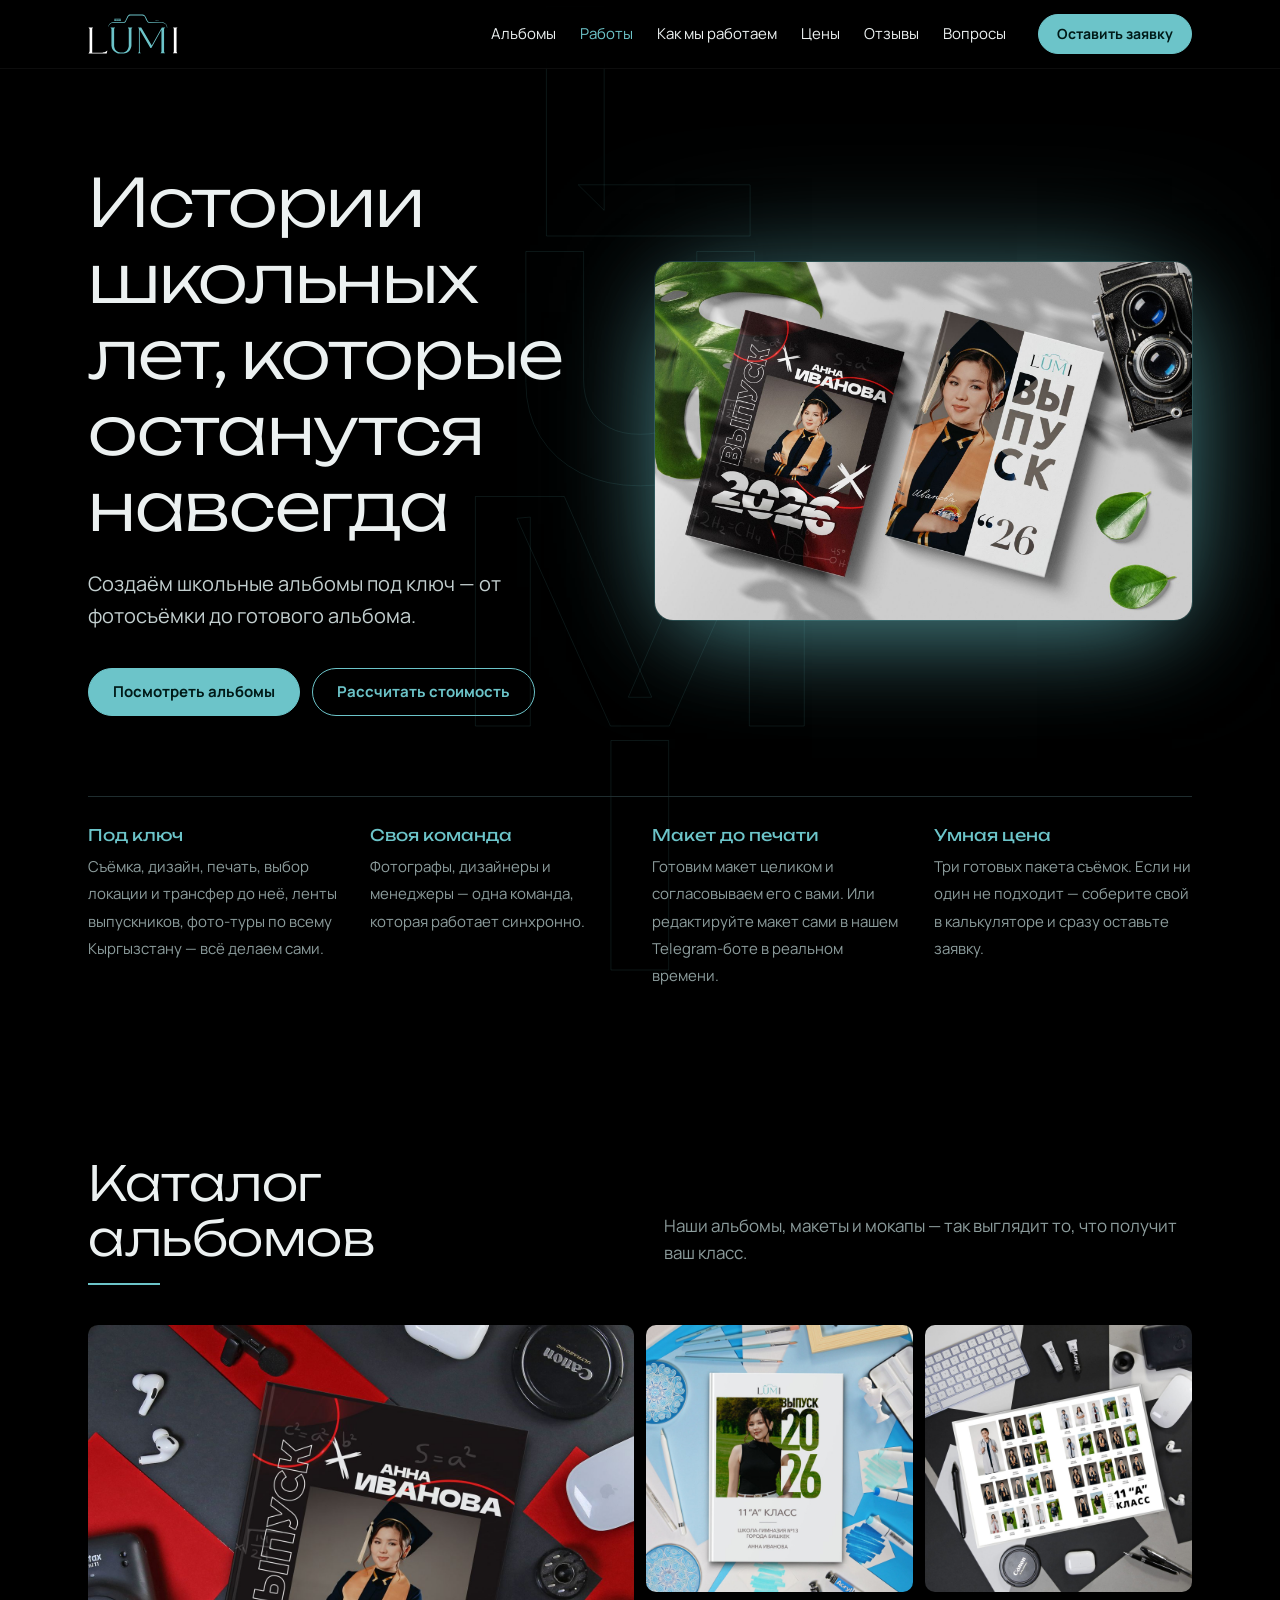
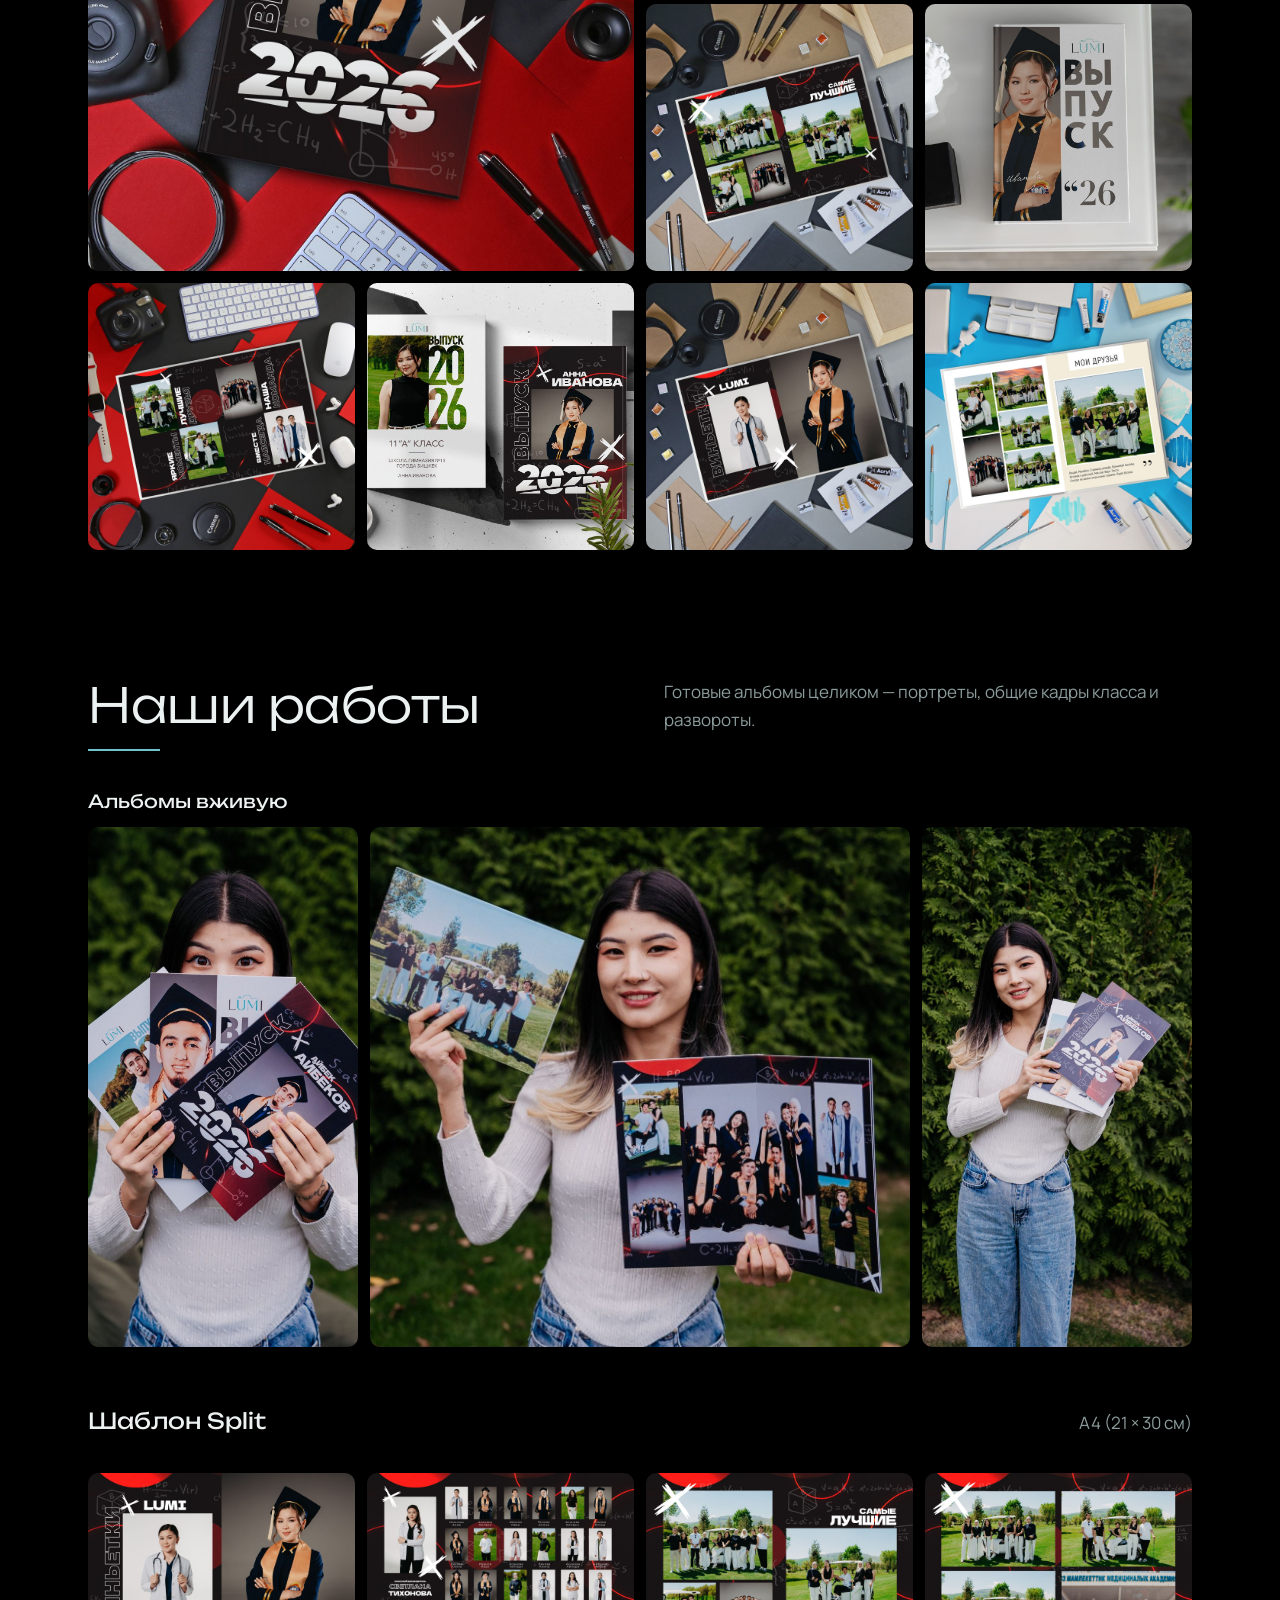
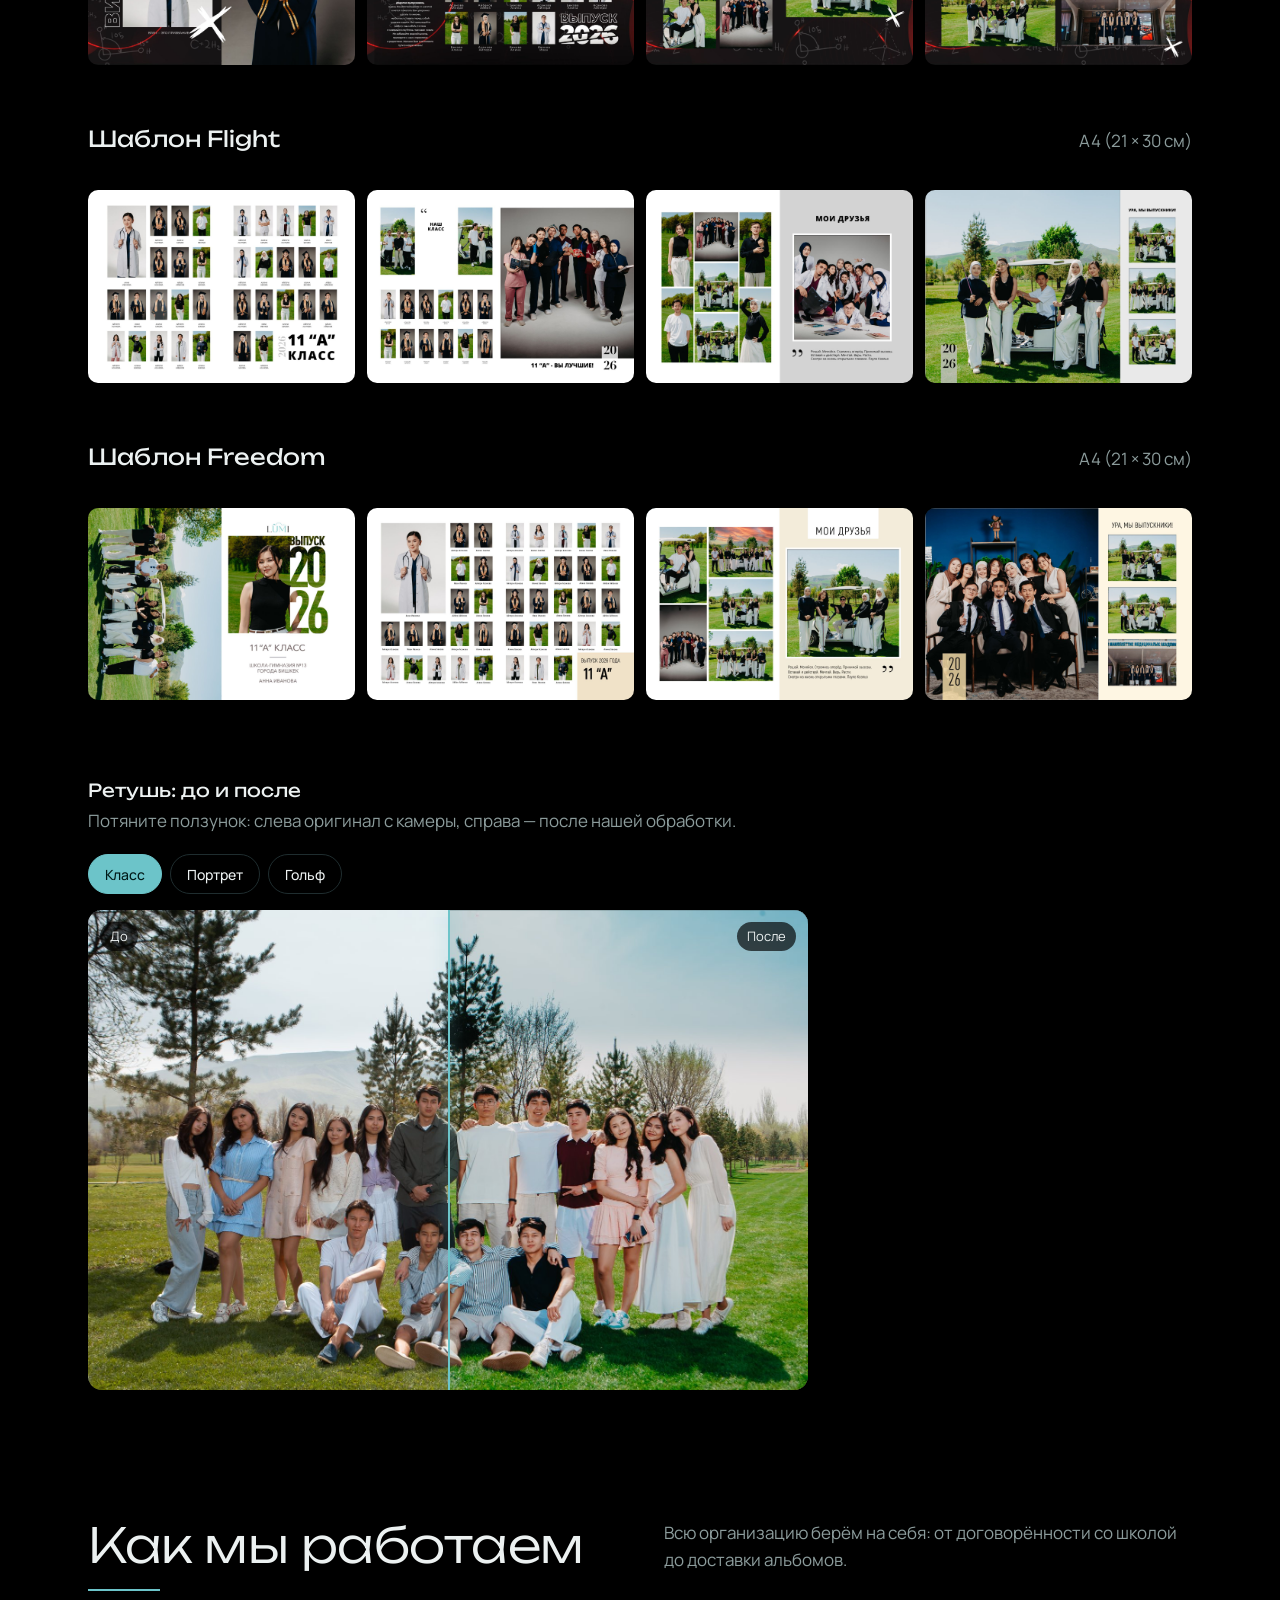
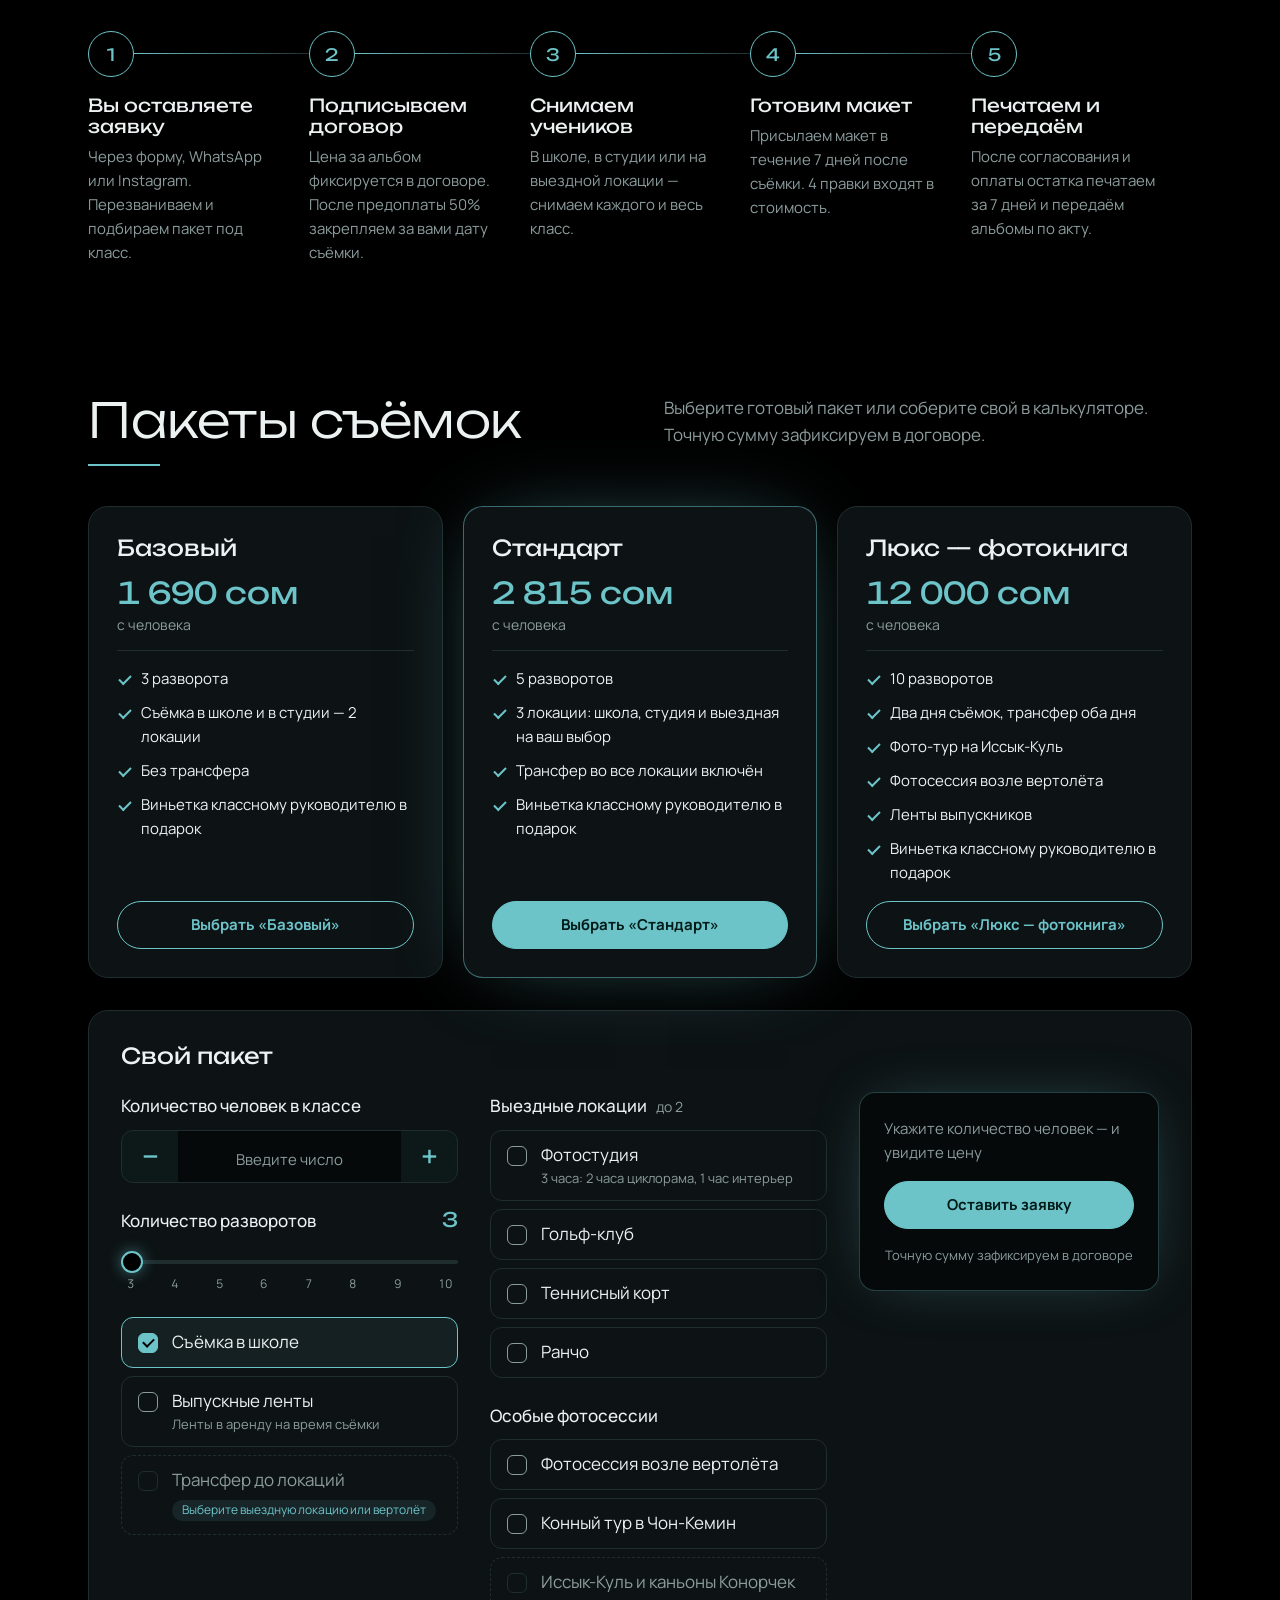
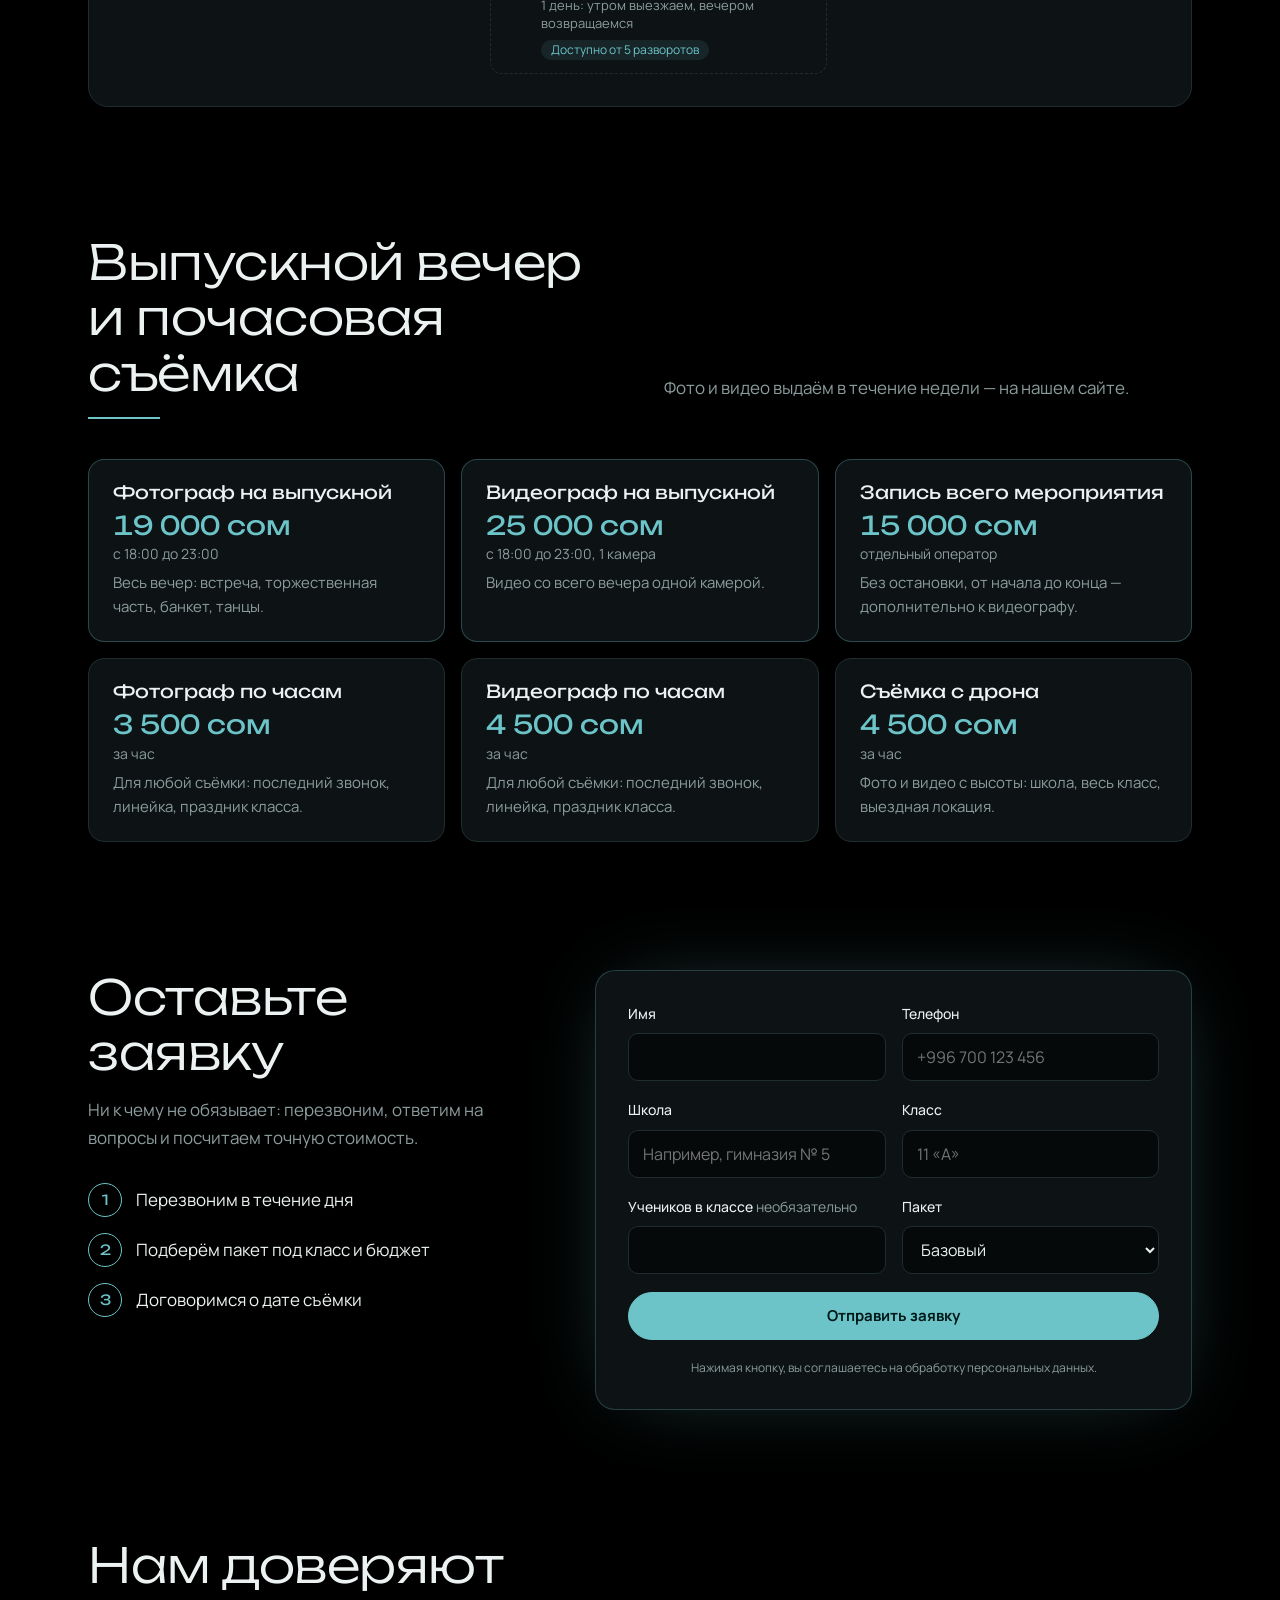
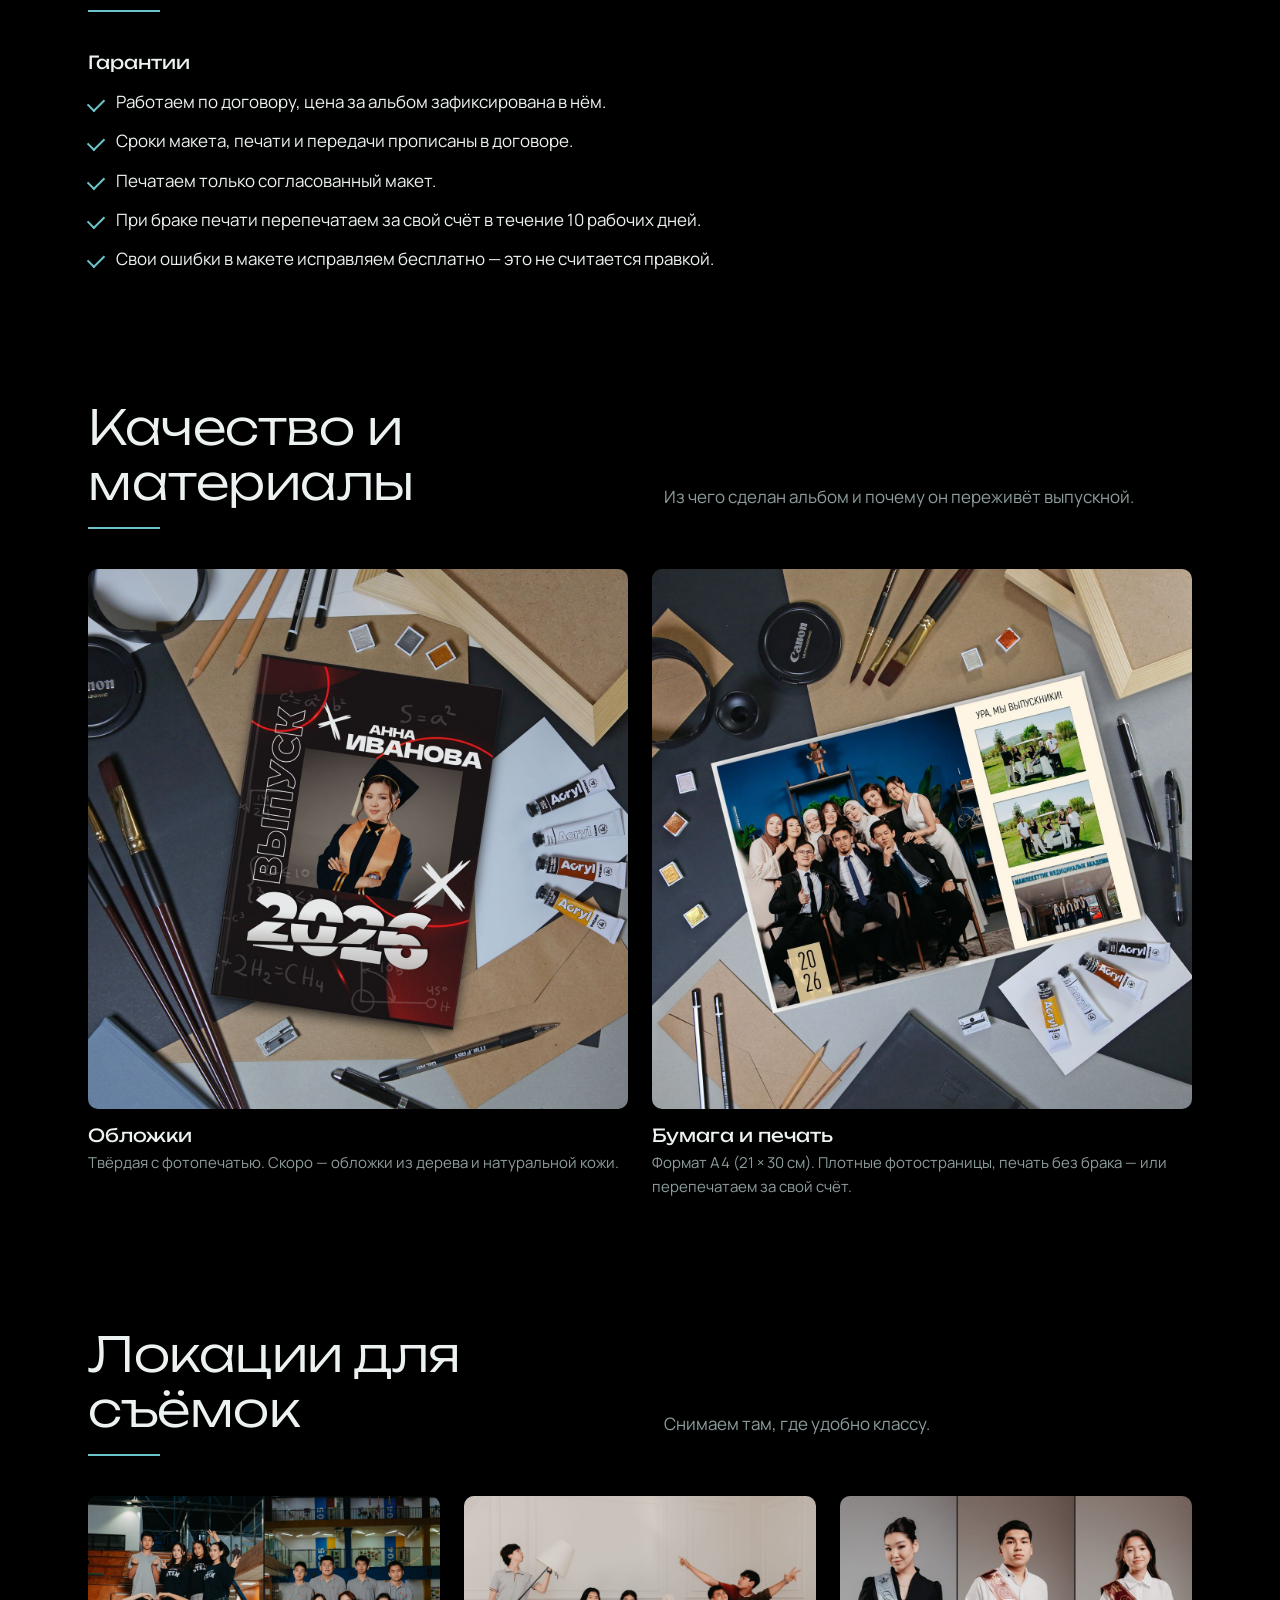
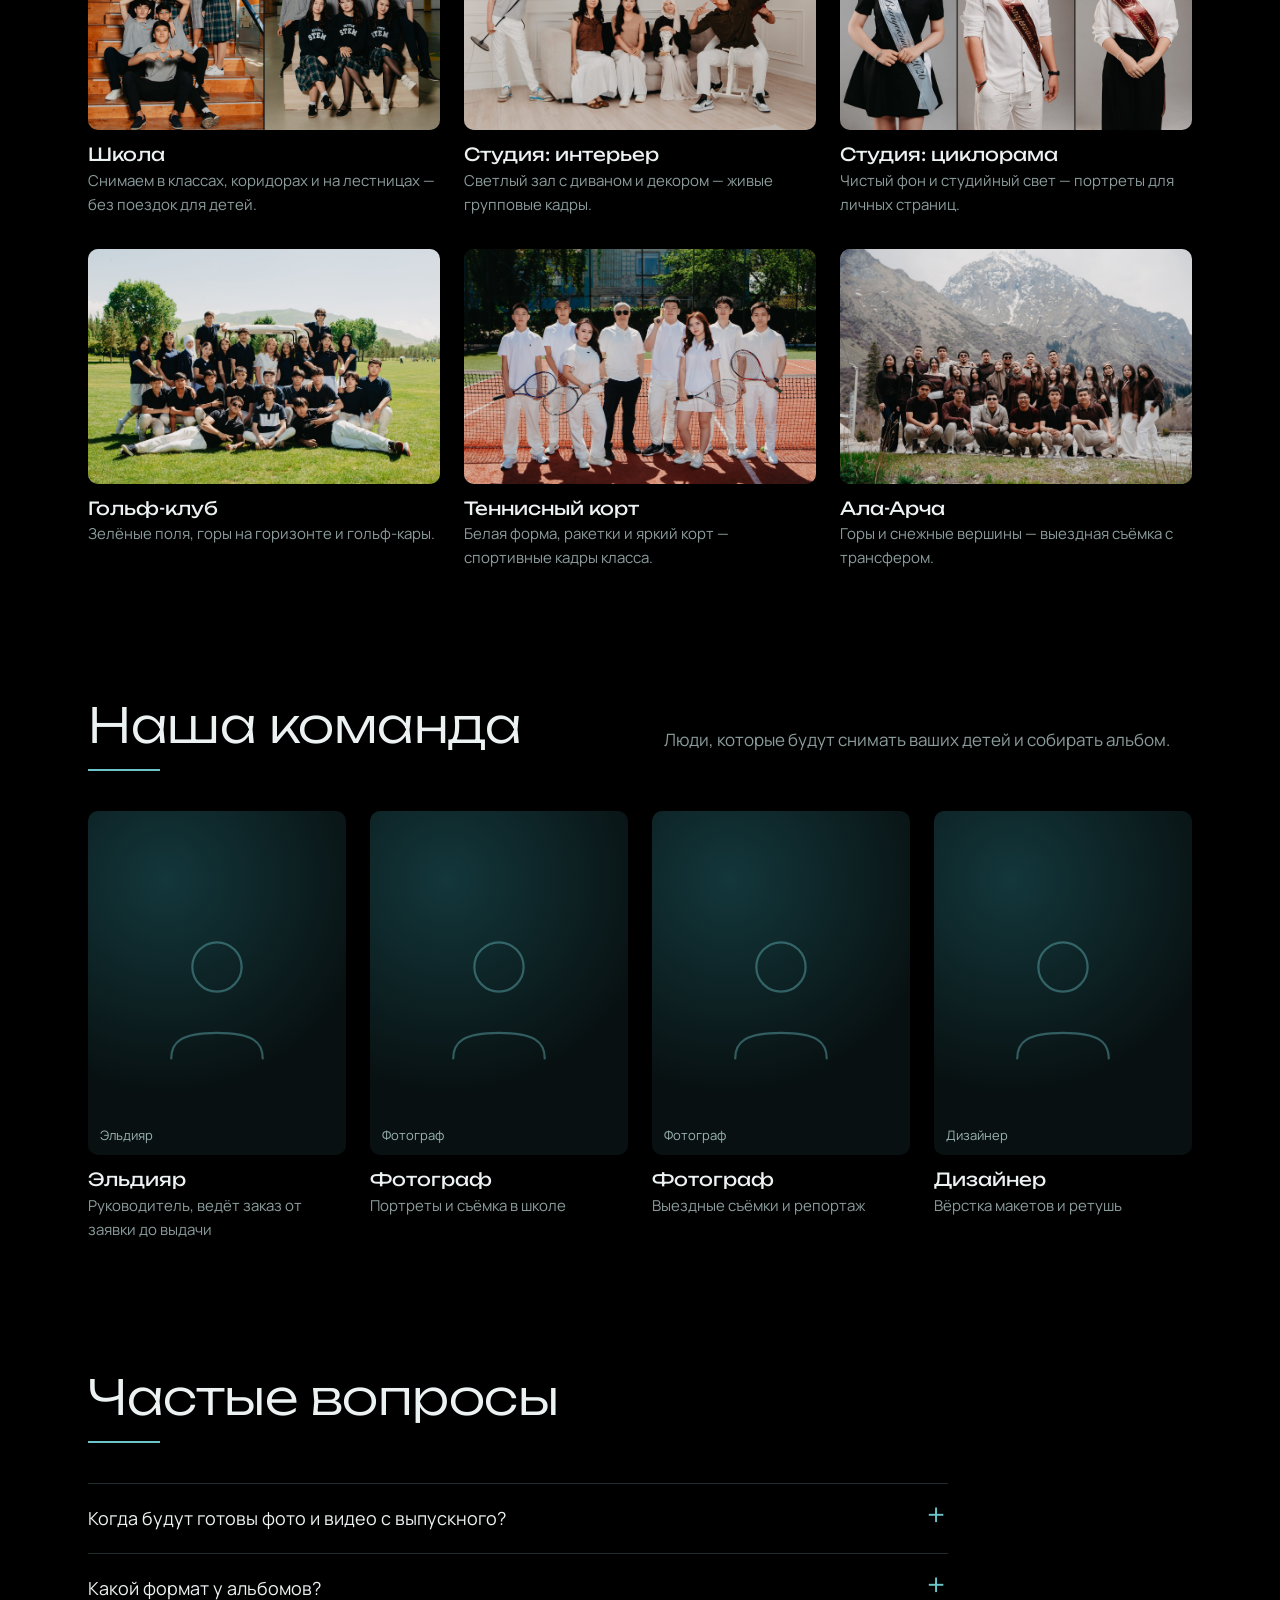
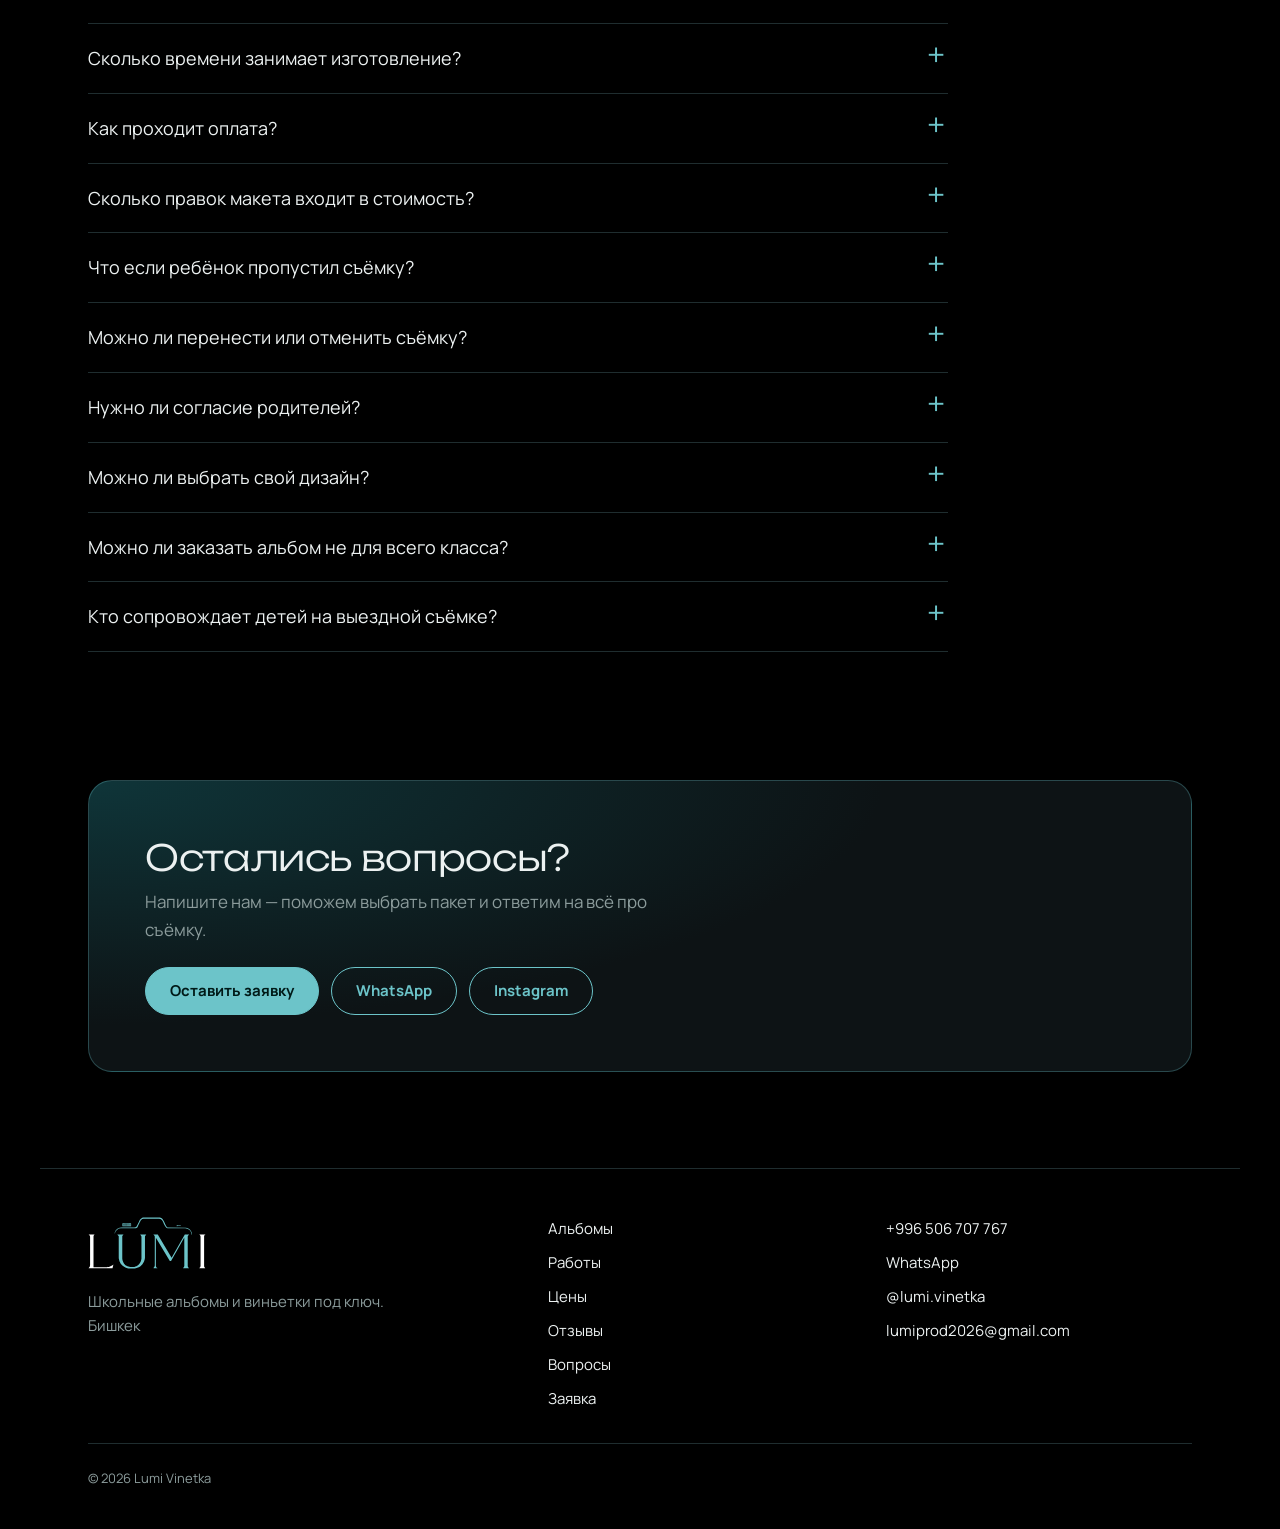
<file: index.html>
<!doctype html>
<html lang="ru">
<head>
  <meta charset="utf-8">
  <meta name="viewport" content="width=device-width, initial-scale=1">
  <title>Lumi Vinetka</title>
  <meta name="description" content="Создаём школьные альбомы и виньетки под ключ — от фотосъёмки до готового альбома.">
  <link rel="preconnect" href="https://fonts.googleapis.com">
  <link rel="preconnect" href="https://fonts.gstatic.com" crossorigin>
  <link href="https://fonts.googleapis.com/css2?family=Unbounded:wght@300;400;600&family=Manrope:wght@400;500;700&display=swap" rel="stylesheet">
  <link rel="icon" type="image/svg+xml" href="img/favicon.svg">
  <link rel="stylesheet" href="styles.css?v=20">
</head>
<body>
  <div class="watermark" aria-hidden="true"><span>L</span><span>U</span><span>M</span><span>I</span></div>

  <header class="nav" id="top">
    <div class="wrap nav__in">
      <a class="logo" href="#top" aria-label="Lumi Vinetka — наверх"><img src="img/logo.svg" alt="LUMI" width="104" height="46"></a>
      <nav class="nav__links" id="navLinks" aria-label="Разделы">
        <a href="#catalog">Альбомы</a>
        <a href="#works">Работы</a>
        <a href="#process">Как мы работаем</a>
        <a href="#packages">Цены</a>
        <a href="#reviews">Отзывы</a>
        <a href="#faq">Вопросы</a>
      </nav>
      <a class="btn btn--small nav__cta" href="#request"><span class="nav__cta-long">Оставить заявку</span><span class="nav__cta-short">Заявка</span></a>
      <button class="burger" id="burger" aria-label="Меню" aria-expanded="false" aria-controls="navLinks"><span></span></button>
    </div>
  </header>

  <main>
    <section class="hero wrap">
      <div class="hero__text">
        <h1>Истории школьных лет, которые останутся навсегда</h1>
        <p class="lead">Создаём школьные альбомы под ключ — от фотосъёмки до готового альбома.</p>
        <div class="hero__cta">
          <a class="btn" href="#catalog">Посмотреть альбомы</a>
          <a class="btn btn--ghost" href="#packages">Рассчитать стоимость</a>
        </div>
      </div>
      <div class="hero__album" id="heroAlbum" aria-label="Школьный альбом"></div>
      <ul class="advantages" id="advantages"></ul>
    </section>

    <section class="section wrap" id="catalog">
      <div class="head">
        <h2>Каталог альбомов</h2>
        <p>Наши альбомы, макеты и мокапы — так выглядит то, что получит ваш класс.</p>
      </div>
      <div class="albums" id="albumGrid"></div>
    </section>

    <section class="section wrap" id="works">
      <div class="head">
        <h2>Наши работы</h2>
        <p>Готовые альбомы целиком — портреты, общие кадры класса и развороты.</p>
      </div>
      <div class="live">
        <h3>Альбомы вживую</h3>
        <div class="live__grid">
          <button class="zoom live__a" data-live="img/live/fan.jpg" aria-label="Три обложки выпускных альбомов в руках"><img src="img/live/fan.jpg" alt="Три обложки выпускных альбомов в руках" loading="lazy" width="1067" height="1600"></button>
          <button class="zoom live__b" data-live="img/live/spread.jpg" aria-label="Открытый разворот альбома и отдельное фото"><img src="img/live/spread.jpg" alt="Открытый разворот альбома и отдельное фото" loading="lazy" width="1600" height="1066"></button>
          <button class="zoom live__c" data-live="img/live/stack.jpg" aria-label="Стопка готовых альбомов"><img src="img/live/stack.jpg" alt="Стопка готовых альбомов" loading="lazy" width="1067" height="1600"></button>
        </div>
      </div>
      <div class="projects" id="projects"></div>

      <div class="split" id="worksExtra">
        <div id="baBlock">
          <h3>Ретушь: до и после</h3>
          <p class="muted">Потяните ползунок: слева оригинал с камеры, справа — после нашей обработки.</p>
          <div class="ba__pairs" id="baPairs"></div>
          <div class="ba" id="beforeAfter">
            <div class="ba__img ba__before" id="baBefore"></div>
            <div class="ba__img ba__after" id="baAfter"></div>
            <div class="ba__line" aria-hidden="true"></div>
            <input type="range" min="0" max="100" value="50" aria-label="Сравнить до и после" id="baRange">
            <span class="ba__tag ba__tag--l">До</span><span class="ba__tag ba__tag--r">После</span>
          </div>
        </div>
        <div id="videoBlock">
          <h3>Видео</h3>
          <p class="muted">Как выглядит готовый альбом и как проходит съёмка.</p>
          <div class="videos" id="videos"></div>
        </div>
      </div>
    </section>

    <section class="section wrap" id="process">
      <div class="head">
        <h2>Как мы работаем</h2>
        <p>Всю организацию берём на себя: от договорённости со школой до доставки альбомов.</p>
      </div>
      <ol class="steps" id="steps"></ol>
    </section>

    <section class="section wrap" id="packages">
      <div class="head">
        <h2>Пакеты съёмок</h2>
        <p>Выберите готовый пакет или соберите свой в калькуляторе. Точную сумму зафиксируем в договоре.</p>
      </div>
      <div class="packages" id="packageList"></div>

      <form class="calc" id="calc" novalidate>
        <h3 class="calc__title">Свой пакет</h3>
        <div class="calc__cols">
          <div class="calc__col">
            <div class="field">
              <label class="field__label" for="N">Количество человек в классе</label>
              <div class="stepper" id="N-stepper">
                <button type="button" id="N-minus" aria-label="Меньше">−</button>
                <input type="number" id="N" min="1" step="1" inputmode="numeric" placeholder="Введите число">
                <button type="button" id="N-plus" aria-label="Больше">+</button>
              </div>
              <p class="field__error" id="N-error" hidden>Введите целое число от 1</p>
            </div>

            <div class="field">
              <label class="field__label" for="R">Количество разворотов <output id="R-value">3</output></label>
              <input type="range" id="R" min="3" max="10" step="1" value="3">
              <div class="ticks" aria-hidden="true"><span>3</span><span>4</span><span>5</span><span>6</span><span>7</span><span>8</span><span>9</span><span>10</span></div>
            </div>

            <div class="options">
              <label class="option"><input type="checkbox" id="school" checked>
                <span class="option__title">Съёмка в школе</span></label>
              <label class="option"><input type="checkbox" id="ribbons">
                <span class="option__title">Выпускные ленты
                  <span class="option__hint">Ленты в аренду на время съёмки</span></span></label>
              <label class="option"><input type="checkbox" id="transfer">
                <span class="option__title">Трансфер до локаций
                  <span class="option__lock">Выберите выездную локацию или вертолёт</span></span></label>
            </div>
          </div>

          <div class="calc__col">
            <fieldset class="group">
              <legend>Выездные локации <span>до <span class="loc-max"></span></span></legend>
              <div class="options">
                <label class="option"><input type="checkbox" id="studio" class="loc">
                  <span class="option__title">Фотостудия
                    <span class="option__hint">3 часа: 2 часа циклорама, 1 час интерьер</span>
                    <span class="option__lock">Уже выбрано <span class="loc-max"></span> локации</span></span></label>
                <label class="option"><input type="checkbox" name="outdoorPlace" value="Гольф-клуб" class="loc">
                  <span class="option__title">Гольф-клуб
                    <span class="option__lock">Уже выбрано <span class="loc-max"></span> локации</span></span></label>
                <label class="option"><input type="checkbox" name="outdoorPlace" value="Теннисный корт" class="loc">
                  <span class="option__title">Теннисный корт
                    <span class="option__lock">Уже выбрано <span class="loc-max"></span> локации</span></span></label>
                <label class="option"><input type="checkbox" name="outdoorPlace" value="Ранчо" class="loc">
                  <span class="option__title">Ранчо
                    <span class="option__lock">Уже выбрано <span class="loc-max"></span> локации</span></span></label>
              </div>
            </fieldset>

            <fieldset class="group">
              <legend>Особые фотосессии</legend>
              <div class="options">
                <label class="option"><input type="checkbox" id="heli">
                  <span class="option__title">Фотосессия возле вертолёта</span></label>
                <label class="option"><input type="checkbox" id="horse">
                  <span class="option__title">Конный тур в Чон-Кемин</span></label>
                <label class="option"><input type="checkbox" id="issyk">
                  <span class="option__title">Иссык-Куль и каньоны Конорчек
                    <span class="option__hint">1 день: утром выезжаем, вечером возвращаемся</span>
                    <span class="option__lock">Доступно от <span id="issyk-from"></span> разворотов</span></span></label>
              </div>
            </fieldset>
          </div>

          <aside class="summary" aria-live="polite">
            <div class="summary__price">
              <p class="summary__placeholder" id="calcPlaceholder">Укажите количество человек — и увидите цену</p>
              <div id="calcResult" hidden>
                <span class="summary__label">С одного человека</span>
                <strong id="perPerson"></strong>
              </div>
            </div>
            <a class="btn summary__cta" href="#request" id="calcToRequest">Оставить заявку</a>
            <p class="summary__note">Точную сумму зафиксируем в договоре</p>
          </aside>
        </div>
      </form>
    </section>

    <section class="section wrap" id="events">
      <div class="head">
        <h2>Выпускной вечер и почасовая съёмка</h2>
        <p>Фото и видео выдаём в течение недели — на нашем сайте.</p>
      </div>
      <div class="events" id="eventList"></div>
    </section>

    <section class="section wrap request" id="request">
      <div class="request__intro">
        <h2>Оставьте заявку</h2>
        <p class="request__lead">Ни к чему не обязывает: перезвоним, ответим на вопросы и посчитаем точную стоимость.</p>
        <ol class="request__next">
          <li>Перезвоним в течение дня</li>
          <li>Подберём пакет под класс и бюджет</li>
          <li>Договоримся о дате съёмки</li>
        </ol>
      </div>
      <form class="form" id="requestForm" novalidate>
        <div class="form__field">
          <label for="f-name">Имя</label>
          <input id="f-name" name="name" autocomplete="name" required aria-describedby="f-name-err">
          <p class="form__err" id="f-name-err"></p>
        </div>
        <div class="form__field">
          <label for="f-phone">Телефон</label>
          <input id="f-phone" name="phone" type="tel" autocomplete="tel" inputmode="tel" required placeholder="+996 700 123 456" aria-describedby="f-phone-err">
          <p class="form__err" id="f-phone-err"></p>
        </div>
        <div class="form__field">
          <label for="f-school">Школа</label>
          <input id="f-school" name="school" required placeholder="Например, гимназия № 5" aria-describedby="f-school-err">
          <p class="form__err" id="f-school-err"></p>
        </div>
        <div class="form__field">
          <label for="f-grade">Класс</label>
          <input id="f-grade" name="grade" required placeholder="11 «А»" aria-describedby="f-grade-err">
          <p class="form__err" id="f-grade-err"></p>
        </div>
        <div class="form__field">
          <label for="f-count">Учеников в классе <span class="form__opt">необязательно</span></label>
          <input id="f-count" name="count" type="number" min="1" max="200" inputmode="numeric">
        </div>
        <div class="form__field">
          <label for="formType">Пакет</label>
          <select name="type" id="formType"></select>
        </div>
        <input type="hidden" name="estimate" id="formEstimate">
        <label class="hp" aria-hidden="true">Сайт<input name="website" id="f-website" tabindex="-1" autocomplete="off"></label>
        <p class="form__estimate form__wide" id="formEstimateLine" hidden></p>
        <button class="btn form__wide" type="submit" id="formSubmit">Отправить заявку</button>
        <p class="form__error form__wide" id="formError" role="alert"></p>
        <p class="form__legal form__wide">Нажимая кнопку, вы соглашаетесь на обработку персональных данных.</p>
      </form>
      <div class="form form--done" id="formDone" hidden tabindex="-1">
        <h3>Заявка отправлена</h3>
        <p>Перезвоним в течение дня. Если удобнее — напишите нам в WhatsApp или Instagram.</p>
      </div>
    </section>

    <section class="section wrap" id="reviews">
      <div class="head">
        <h2 id="reviewsTitle">Что говорят родители</h2>
      </div>
      <div class="reviews" id="reviewList"></div>
      <div class="videos videos--reviews" id="videoReviews" hidden></div>
      <div class="trust">
        <div id="schoolsBlock">
          <h3>Школы, с которыми мы работали</h3>
          <ul class="schools" id="schoolList"></ul>
        </div>
        <div>
          <h3>Гарантии</h3>
          <ul class="guarantees" id="guaranteeList"></ul>
        </div>
      </div>
    </section>

    <section class="section wrap" id="quality">
      <div class="head">
        <h2>Качество и материалы</h2>
        <p>Из чего сделан альбом и почему он переживёт выпускной.</p>
      </div>
      <div class="quality" id="qualityList"></div>
    </section>

    <section class="section wrap" id="locations">
      <div class="head">
        <h2>Локации для съёмок</h2>
        <p>Снимаем там, где удобно классу.</p>
      </div>
      <div class="locations" id="locationList"></div>
    </section>

    <section class="section wrap" id="team">
      <div class="head">
        <h2>Наша команда</h2>
        <p>Люди, которые будут снимать ваших детей и собирать альбом.</p>
      </div>
      <div class="team" id="teamList"></div>
    </section>

    <section class="section wrap" id="faq">
      <div class="head">
        <h2>Частые вопросы</h2>
      </div>
      <div class="faq" id="faqList"></div>
    </section>
    <section class="section wrap">
      <div class="cta-final">
        <div>
          <h2>Остались вопросы?</h2>
          <p>Напишите нам — поможем выбрать пакет и ответим на всё про съёмку.</p>
        </div>
        <div class="cta-final__actions">
          <a class="btn" href="#request">Оставить заявку</a>
          <a class="btn btn--ghost" id="waLink" target="_blank" rel="noopener">WhatsApp</a>
          <a class="btn btn--ghost" id="igLink" target="_blank" rel="noopener">Instagram</a>
        </div>
      </div>
    </section>
  </main>

  <footer class="footer wrap">
    <div class="footer__brand">
      <img class="logo logo--footer" src="img/logo.svg" alt="LUMI" width="136" height="60">
      <p id="footerCity"></p>
    </div>
    <nav class="footer__nav" aria-label="Разделы сайта">
      <a href="#catalog">Альбомы</a>
      <a href="#works">Работы</a>
      <a href="#packages">Цены</a>
      <a href="#reviews">Отзывы</a>
      <a href="#faq">Вопросы</a>
      <a href="#request">Заявка</a>
    </nav>
    <div class="footer__contacts">
      <a id="footerPhone"></a>
      <a id="footerWa" target="_blank" rel="noopener">WhatsApp</a>
      <a id="footerIg" target="_blank" rel="noopener"></a>
      <a id="footerEmail"></a>
    </div>
    <p class="footer__copy" id="footerCopy"></p>
  </footer>

  <dialog class="lightbox" id="lightbox">
    <button class="lightbox__close" id="lightboxClose" aria-label="Закрыть">×</button>
    <div class="lightbox__img" id="lightboxImg"></div>
    <p id="lightboxCaption"></p>
  </dialog>

  <script src="content.js?v=20"></script>
  <script src="calc.js?v=20"></script>
  <script src="app.js?v=20"></script>
</body>
</html>
</file>
<file: styles.css>
:root {
  color-scheme: dark;
  --bg: #000;
  --surface: #0d1315;
  --surface-2: #131c1e;
  --line: #1f2d2f;
  --teal: #6cc4c9;
  --teal-deep: #2e7d82;
  --text: #ecf1f1;
  --muted: #8c9c9c;
  --display: "Unbounded", system-ui, sans-serif;
  --body: "Manrope", system-ui, sans-serif;
  --r: 14px;
  --gutter: clamp(16px, 4vw, 48px);
}

* { box-sizing: border-box; }
html { scroll-behavior: smooth; scroll-padding-top: 80px; }
@media (prefers-reduced-motion: reduce) { html { scroll-behavior: auto; } * { transition: none !important; } }

body {
  margin: 0;
  background: var(--bg) radial-gradient(1200px 700px at 85% -10%, #0b282a33, transparent 70%);
  color: var(--text);
  font: 400 17px/1.6 var(--body);
  overflow-x: hidden;
}
img { max-width: 100%; display: block; }
a { color: var(--teal); }
h1, h2, h3 { font-family: var(--display); font-weight: 300; line-height: 1.15; margin: 0; }
h2 { font-size: clamp(28px, 4.2vw, 48px); letter-spacing: -0.01em; }
h3 { font-size: 18px; font-weight: 400; }
p { margin: 0; }
.muted { color: var(--muted); }
.sr { position: absolute; width: 1px; height: 1px; overflow: hidden; clip: rect(0 0 0 0); }
:focus-visible { outline: 2px solid var(--teal); outline-offset: 3px; border-radius: 4px; }

.wrap { width: min(1200px, 100%); margin-inline: auto; padding-inline: var(--gutter); }
main, .footer { position: relative; z-index: 1; }

/* Огромное вертикальное слово на фоне — как в референсе */
.watermark {
  position: fixed; inset: 0; z-index: 0; pointer-events: none;
  display: flex; flex-direction: column; justify-content: space-around; align-items: center;
  font: 600 min(34vh, 40vw)/0.8 var(--display);
  color: transparent; -webkit-text-stroke: 1px #6cc4c91c;
}

/* ---------- Кнопки ---------- */
.btn {
  display: inline-flex; align-items: center; justify-content: center; gap: 8px;
  min-height: 48px; padding: 12px 24px; border-radius: 999px;
  background: var(--teal); color: #001a18; border: 1px solid var(--teal);
  font: 700 15px/1.2 var(--body); text-decoration: none; cursor: pointer; text-align: center;
  transition: background .2s, box-shadow .2s;
}
.btn:hover { box-shadow: 0 0 28px #6cc4c966; }
.btn--ghost { background: transparent; color: var(--teal); }
.btn--ghost:hover { background: #6cc4c914; }
.btn--small { min-height: 40px; padding: 8px 18px; font-size: 14px; }

/* ---------- Шапка ---------- */
.nav { position: sticky; top: env(safe-area-inset-top, 0px); z-index: 10; background: #000c; backdrop-filter: blur(10px); border-bottom: 1px solid #ffffff0d; }
.nav__in { display: flex; align-items: center; gap: 32px; min-height: 68px; }
.logo { display: inline-flex; align-items: center; }
.logo img { display: block; height: 40px; width: auto; }
.nav__links { display: flex; gap: 24px; margin-left: auto; }
.nav__links a { color: var(--text); text-decoration: none; font-size: 15px; }
.nav__links a:hover { color: var(--teal); }
.nav__links a[aria-current] { color: var(--teal); }
.burger { display: none; }

@media (max-width: 960px) {
  .nav__in { gap: 12px; }
  .nav__in > .btn { margin-left: auto; }
  .burger {
    display: grid; place-items: center; width: 44px; height: 44px; border: 1px solid var(--line);
    border-radius: 50%; background: none; cursor: pointer;
  }
  .burger span, .burger span::before, .burger span::after { display: block; width: 18px; height: 1.5px; background: var(--text); position: relative; content: ""; }
  .burger span::before { position: absolute; top: -6px; }
  .burger span::after { position: absolute; top: 6px; }
  .nav__links {
    display: none; position: absolute; top: 100%; left: 0; right: 0; flex-direction: column; gap: 0;
    background: #000; border-bottom: 1px solid var(--line); padding: 8px var(--gutter) 16px;
  }
  .nav__links a { padding: 12px 0; font-size: 17px; border-bottom: 1px solid #ffffff0a; }
  .menu-open .nav__links { display: flex; }
}
.nav__cta-short { display: none; }
@media (max-width: 420px) { .nav__cta-long { display: none; } .nav__cta-short { display: inline; } .nav__cta { padding-inline: 14px; } }

/* ---------- Главный экран ---------- */
.hero {
  display: grid; grid-template-columns: 1fr 1.05fr; gap: 48px 56px; align-items: center;
  padding-top: clamp(40px, 8vw, 96px); padding-bottom: 40px;
}
.hero h1 { font-size: clamp(34px, 5.4vw, 66px); letter-spacing: -0.02em; }
.lead { margin-top: 24px; font-size: clamp(17px, 1.6vw, 20px); color: #c3cfcf; max-width: 32em; }
.hero__cta { display: flex; flex-wrap: wrap; gap: 12px; margin-top: 36px; }

.hero__img {
  display: block; width: 100%; height: auto; border-radius: 18px;
  box-shadow: 0 0 0 1px #6cc4c933, 0 30px 90px -20px #6cc4c980, 0 0 140px -30px #6cc4c9aa;
}
.album {
  display: grid; grid-template-columns: 1fr 1fr; aspect-ratio: 2 / 1.35;
  border-radius: 10px; padding: 12px; background: #0b1213;
  box-shadow: 0 0 0 1px #6cc4c933, 0 30px 90px -20px #6cc4c980, 0 0 140px -30px #6cc4c9aa;
  transform: perspective(1400px) rotateY(-10deg) rotateX(4deg);
}
.album__page { background: #f2f4f3; padding: 6%; display: grid; gap: 6%; color: #1c2626; }
.album__page--l { border-radius: 4px 0 0 4px; grid-template-rows: 1fr auto; box-shadow: inset -18px 0 24px -18px #0006; }
.album__page--r { border-radius: 0 4px 4px 0; grid-template-rows: 1fr 1fr; box-shadow: inset 18px 0 24px -18px #0006; }
.album__page p { font: 400 clamp(11px, 1.2vw, 15px)/1.3 var(--display); }
.album__page small { font: 400 .75em var(--body); color: #5b6a6a; }
.album__page > * { min-height: 0; min-width: 0; }
.album .ph { aspect-ratio: auto; height: 100%; border-radius: 2px; background: linear-gradient(160deg, #d3ecee, #a3cdd0); }
.album .ph svg { stroke: #2e7d8299; }
.album .ph span { display: none; }

.advantages {
  grid-column: 1 / -1; list-style: none; margin: 32px 0 0; padding: 28px 0 0;
  display: grid; grid-template-columns: repeat(4, 1fr); gap: 24px; border-top: 1px solid var(--line);
}
.advantages strong { display: block; font: 400 16px/1.3 var(--display); color: var(--teal); margin-bottom: 6px; }
.advantages span { color: var(--muted); font-size: 15px; }

@media (max-width: 900px) {
  .hero { grid-template-columns: 1fr; }
  .album { transform: none; }
  .advantages { grid-template-columns: 1fr 1fr; }
}
@media (max-width: 520px) { .advantages { grid-template-columns: 1fr; } }

/* ---------- Секции ---------- */
.section { padding-top: clamp(72px, 10vw, 128px); }
.head { display: grid; grid-template-columns: 1fr 1fr; gap: 16px 48px; align-items: end; margin-bottom: 40px; }
.head p { color: var(--muted); max-width: 34em; }
.head::after { content: ""; grid-column: 1; width: 72px; height: 2px; background: var(--teal); order: -0; }
@media (max-width: 760px) { .head { grid-template-columns: 1fr; } }
.section h3 + .muted { margin: 6px 0 20px; }

/* Заглушки фото */
.ph {
  position: relative; overflow: hidden; border-radius: 10px; aspect-ratio: 4 / 3; width: 100%;
  background: radial-gradient(120% 90% at 30% 20%, #13373b, #081011 70%);
  display: grid; place-items: center;
}
.ph svg { width: 62%; max-height: 72%; fill: none; stroke: #6cc4c966; stroke-width: 1.4; stroke-linecap: round; }
.ph span { position: absolute; left: 12px; bottom: 10px; font-size: 13px; color: #9ab3b1; }
.ph--portrait { aspect-ratio: 3 / 4; }
.ph--tall { aspect-ratio: 3 / 4; }
.ph--spread, .ph--group, .ph--scene { aspect-ratio: 16 / 10; }
.ph--img img { width: 100%; height: 100%; object-fit: cover; }

.zoom { padding: 0; border: 0; background: none; cursor: zoom-in; border-radius: 10px; display: block; width: 100%; }
.zoom .ph { transition: box-shadow .25s; }
.zoom:hover .ph { box-shadow: 0 0 0 1px #6cc4c980, 0 0 40px -8px #6cc4c980; }

/* ---------- Каталог ---------- */
.albums { display: grid; grid-template-columns: repeat(4, 1fr); gap: 12px; }
.albums .ph { aspect-ratio: 1; }
/* Первая картинка каталога — крупная, на два ряда: сетка не выглядит монотонной */
.albums .zoom:first-child { grid-column: span 2; grid-row: span 2; }
.albums .zoom:first-child .ph { height: 100%; }
@media (max-width: 860px) { .albums { grid-template-columns: 1fr 1fr; } }

/* ---------- Пакеты ---------- */
.packages { display: grid; grid-template-columns: repeat(3, 1fr); gap: 20px; align-items: stretch; }
.pkg { display: flex; flex-direction: column; gap: 16px; padding: clamp(20px, 3vw, 28px); border-radius: 20px; border: 1px solid var(--line); background: var(--surface); }
.pkg--featured { border-color: #6cc4c980; box-shadow: 0 0 80px -30px #6cc4c999; }
.pkg h3 { font-size: 22px; }
.pkg__price { font: 400 clamp(24px, 2.6vw, 30px)/1.1 var(--display); color: var(--teal); font-variant-numeric: tabular-nums; }
.pkg__price small { display: block; margin-top: 6px; font: 400 14px var(--body); color: var(--muted); }
.pkg ul { list-style: none; margin: 0; padding: 16px 0 0; border-top: 1px solid var(--line); display: grid; gap: 10px; flex: 1; align-content: start; }
.pkg li { position: relative; padding-left: 24px; font-size: 15px; }
.pkg li::before { content: ""; position: absolute; left: 2px; top: .5em; width: 10px; height: 5px; border-left: 2px solid var(--teal); border-bottom: 2px solid var(--teal); rotate: -45deg; }
@media (max-width: 900px) { .packages { grid-template-columns: 1fr; } }

/* ---------- Работы ---------- */
.projects { display: grid; gap: 56px; }
.project header { display: flex; flex-wrap: wrap; justify-content: space-between; align-items: baseline; gap: 4px 24px; margin-bottom: 16px; }
.project h3 { font-size: 22px; }
.project__grid { display: grid; grid-template-columns: repeat(4, minmax(0, 1fr)); gap: 12px; }
.project__grid .ph { aspect-ratio: 1400 / 1009; }
@media (max-width: 860px) { .project__grid { grid-template-columns: 1fr 1fr; } }

.split { display: grid; grid-template-columns: 1fr 1fr; gap: 48px; margin-top: 80px; }
.split--single { grid-template-columns: minmax(0, 720px); }
@media (max-width: 860px) { .split { grid-template-columns: 1fr; } }

.ba { --pos: 50%; --ar: 4 / 3; --arn: 1.333; position: relative; aspect-ratio: var(--ar); width: min(100%, calc(78vh * var(--arn))); margin-inline: auto; border-radius: var(--r); overflow: hidden; }
.ba__img { position: absolute; inset: 0; display: grid; place-items: center; }
.ba__img img { width: 100%; height: 100%; object-fit: cover; }
.ba__img svg { width: 50%; fill: none; stroke-width: 1.4; }
.ba__before { background: #3b3f3e; }
.ba__before:not(:has(img)) { filter: grayscale(1) contrast(.7); }
.ba__before svg { stroke: #9a9f9e; }
.ba__after { background: radial-gradient(90% 90% at 40% 30%, #1d5054, #081011); clip-path: inset(0 0 0 var(--pos)); }
.ba__after svg { stroke: var(--teal); }
.ba__line { position: absolute; top: 0; bottom: 0; left: var(--pos); width: 2px; background: var(--teal); box-shadow: 0 0 16px var(--teal); }
.ba input { position: absolute; inset: 0; width: 100%; height: 100%; opacity: 0; cursor: ew-resize; margin: 0; }
.ba__tag { position: absolute; top: 12px; padding: 4px 10px; border-radius: 999px; background: #000a; font-size: 13px; pointer-events: none; }
.ba__tag--l { left: 12px; } .ba__tag--r { right: 12px; }
.ba:has(input:focus-visible) { outline: 2px solid var(--teal); outline-offset: 3px; }

.videos { display: grid; gap: 16px; }
.video { margin: 0; }
.video iframe, .video__ph { width: 100%; aspect-ratio: 16 / 9; border: 0; border-radius: var(--r); }
.video__ph { display: grid; place-items: center; background: radial-gradient(80% 100% at 30% 20%, #13373b, #050a0b); }
.play { width: 64px; height: 64px; border-radius: 50%; border: 1.5px solid var(--teal); display: grid; place-items: center; }
.play::after { content: ""; border-left: 16px solid var(--teal); border-block: 10px solid transparent; margin-left: 4px; }
.video figcaption { margin-top: 8px; color: var(--muted); font-size: 15px; }

/* ---------- Как мы работаем ---------- */
.steps { list-style: none; counter-reset: s; margin: 0; padding: 0; display: grid; grid-template-columns: repeat(5, 1fr); gap: 0; }
.steps li { counter-increment: s; position: relative; padding: 64px 20px 0 0; }
.steps li::before {
  content: counter(s); position: absolute; top: 0; left: 0; width: 44px; height: 44px; border-radius: 50%;
  display: grid; place-items: center; border: 1px solid var(--teal); color: var(--teal); font: 400 17px var(--display); background: var(--bg);
  z-index: 1;
}
.steps li::after { content: ""; position: absolute; top: 22px; left: 44px; right: 0; height: 1px; background: linear-gradient(90deg, var(--teal), var(--line)); }
.steps li:last-child::after { display: none; }
.steps h3 { margin-bottom: 8px; }
.steps p { color: var(--muted); font-size: 15px; }
@media (max-width: 900px) {
  .steps { grid-template-columns: 1fr; gap: 28px; }
  .steps li { padding: 0 0 0 64px; }
  .steps li::after { top: 44px; left: 22px; right: auto; bottom: -28px; width: 1px; height: auto; background: var(--line); }
}

/* ---------- Качество ---------- */
.quality { display: grid; grid-template-columns: repeat(6, 1fr); gap: 24px; }
.q { grid-column: span 2; display: grid; gap: 16px; align-content: start; }
.q:nth-child(1), .q:nth-child(2) { grid-column: span 3; }
.q:nth-child(1) .ph, .q:nth-child(2) .ph { aspect-ratio: 16 / 9; }
.q .ph { aspect-ratio: 4 / 3; }
/* Настоящие фото и мокапы — целиком, в своих пропорциях, без обрезки */
.quality .q .ph--img { aspect-ratio: auto; }
.q .ph--img img { height: auto; }
.q h3 { margin-bottom: 6px; }
.q p { color: var(--muted); font-size: 15px; }
@media (max-width: 860px) { .quality { grid-template-columns: 1fr 1fr; } .q, .q:nth-child(1), .q:nth-child(2) { grid-column: auto; } }
@media (max-width: 520px) { .quality { grid-template-columns: 1fr; } }

/* ---------- Локации ---------- */
.locations { display: grid; grid-template-columns: repeat(3, 1fr); gap: 32px 24px; }
.loc h3 { margin: 14px 0 4px; }
/* Фото локаций целиком: карточка 3:2 (как горизонтальные кадры), вертикальные — по центру на размытом фоне */
.loc__ph { position: relative; aspect-ratio: 3 / 2; border-radius: 10px; overflow: hidden; background: var(--surface); }
.loc__bg { position: absolute; inset: -8%; width: 116%; height: 116%; object-fit: cover; filter: blur(22px) brightness(.55); }
.loc__img { position: relative; display: block; width: 100%; height: 100%; object-fit: contain; }
.loc p { color: var(--muted); font-size: 15px; }
@media (max-width: 860px) { .locations { grid-template-columns: 1fr 1fr; } }
@media (max-width: 520px) { .locations { grid-template-columns: 1fr; } }

/* ---------- Калькулятор ---------- */
.calc { grid-template-columns: minmax(0, 1fr); margin-top: 32px; background: var(--surface); border: 1px solid var(--line); border-radius: 20px; padding: clamp(20px, 3vw, 32px); display: grid; gap: 24px; }
.calc__title { font-size: 22px; }
.calc__cols { display: grid; grid-template-columns: repeat(2, minmax(0, 1fr)) 300px; gap: 24px 32px; align-items: start; }
.calc__col { display: grid; grid-template-columns: minmax(0, 1fr); gap: 24px; }

.field__label { display: flex; justify-content: space-between; align-items: baseline; gap: 12px; margin-bottom: 10px; font-weight: 500; }
.field__label output { font: 400 20px var(--display); color: var(--teal); }
.field__error { margin-top: 6px; color: #ff9a9a; font-size: 13px; }

/* Степпер количества человек */
.stepper { display: flex; border: 1px solid var(--line); border-radius: 12px; overflow: hidden; background: #050909; }
.stepper:focus-within { border-color: var(--teal); box-shadow: 0 0 0 3px #6cc4c933; }
.stepper.invalid { border-color: #ff7a7a; box-shadow: 0 0 0 3px #ff7a7a26; }
.stepper button {
  flex: 0 0 56px; border: 0; background: #6cc4c914; color: var(--teal); font: 400 24px var(--display);
  cursor: pointer; touch-action: manipulation; user-select: none;
}
.stepper button:hover { background: #6cc4c92b; }
.stepper button:disabled { color: var(--line); background: transparent; cursor: default; }
.stepper input {
  flex: 1; min-width: 0; padding: 12px 8px; border: 0; outline: none; background: transparent; color: var(--text);
  text-align: center; font: 400 22px var(--display); -moz-appearance: textfield;
}
.stepper input::-webkit-outer-spin-button, .stepper input::-webkit-inner-spin-button { -webkit-appearance: none; margin: 0; }
.stepper input::placeholder { font: 400 15px var(--body); color: var(--muted); }

/* Ползунок разворотов */
.calc input[type=range] {
  -webkit-appearance: none; appearance: none; width: 100%; height: 4px; margin: 10px 0; border-radius: 2px;
  background: linear-gradient(to right, var(--teal) var(--fill, 0%), var(--line) var(--fill, 0%));
}
.calc input[type=range]::-webkit-slider-thumb {
  -webkit-appearance: none; width: 22px; height: 22px; border-radius: 50%; cursor: pointer;
  background: var(--bg); border: 2px solid var(--teal); box-shadow: 0 0 14px #6cc4c980;
}
.calc input[type=range]::-moz-range-thumb { width: 18px; height: 18px; border-radius: 50%; background: var(--bg); border: 2px solid var(--teal); cursor: pointer; }
.ticks { display: flex; justify-content: space-between; padding: 0 6px; font-size: 12px; color: var(--muted); font-variant-numeric: tabular-nums; }

/* Опции-карточки */
.group { border: 0; margin: 0; padding: 0; min-width: 0; }
.group legend { padding: 0; margin-bottom: 10px; font-weight: 500; }
.group legend > span { color: var(--muted); font-weight: 400; font-size: 14px; margin-left: 6px; }
.options { display: grid; gap: 8px; }
.option {
  display: flex; gap: 14px; align-items: flex-start; padding: 13px 16px; cursor: pointer;
  border: 1px solid var(--line); border-radius: 12px; transition: border-color .15s, background .15s;
}
.option:hover { border-color: #6cc4c966; }
.option:has(input:checked) { border-color: var(--teal); background: #6cc4c912; }
.option input {
  -webkit-appearance: none; appearance: none; flex-shrink: 0; width: 20px; height: 20px; margin: 2px 0 0;
  border: 1px solid var(--muted); border-radius: 6px; display: grid; place-content: center; cursor: pointer;
}
.option input::after {
  content: ""; width: 9px; height: 5px; margin-top: -3px; border: solid var(--bg); border-width: 0 0 2px 2px;
  transform: rotate(-45deg) scale(0); transition: transform .15s;
}
.option input:checked { background: var(--teal); border-color: var(--teal); }
.option input:checked::after { transform: rotate(-45deg) scale(1); }
.option__title { line-height: 1.35; }
.option__hint { display: block; margin-top: 3px; font-size: 13px; color: var(--muted); }
.option__lock { display: none; margin-top: 8px; padding: 2px 10px; border-radius: 999px; font-size: 12px; color: var(--teal); background: #6cc4c91a; width: fit-content; }
.option:has(input:disabled) { cursor: not-allowed; border-style: dashed; }
.option:has(input:disabled):hover { border-color: var(--line); }
.option:has(input:disabled) .option__title { color: var(--muted); }
.option:has(input:disabled) .option__lock { display: block; }
.option input:disabled { cursor: not-allowed; border-color: var(--line); }

/* Итог: колонка справа, прилипает при прокрутке; на телефоне — панель внизу экрана */
.summary {
  position: sticky; top: 92px; display: grid; gap: 16px; padding: 24px;
  border-radius: 16px; background: #050909; border: 1px solid #6cc4c94d;
  box-shadow: 0 0 60px -24px #6cc4c980;
}
.summary__label { display: block; font-size: 14px; color: var(--muted); }
.summary strong { display: block; margin: 6px 0 4px; font: 400 clamp(28px, 3vw, 36px)/1.1 var(--display); color: var(--teal); font-variant-numeric: tabular-nums; white-space: nowrap; }
.summary__placeholder { font-size: 15px; color: var(--muted); }
.summary__cta { width: 100%; }
.summary__note { font-size: 13px; color: var(--muted); text-align: center; }

@media (max-width: 1100px) {
  .calc__cols { grid-template-columns: minmax(0, 1fr) 280px; }
  .summary { grid-column: 2; grid-row: 1 / span 2; }
}
@media (max-width: 860px) {
  .calc__cols { grid-template-columns: minmax(0, 1fr); }
  .summary {
    grid-column: auto; grid-row: auto; top: auto; bottom: calc(12px + env(safe-area-inset-bottom, 0px));
    grid-template-columns: minmax(0, 1fr) auto; align-items: center; gap: 12px; padding: 14px 16px;
    background: #050909f2; backdrop-filter: blur(8px); box-shadow: 0 -8px 40px -12px #000, 0 0 40px -20px #6cc4c980;
  }
  .summary strong { font-size: 24px; margin: 2px 0; }
  .summary__label { font-size: 13px; }
  .summary__cta { width: auto; padding-inline: 18px; }
  .summary__note { display: none; }
}

.form input, .form select {
  display: block; width: 100%; margin-top: 8px; min-height: 48px; padding: 10px 14px;
  background: #050909; color: var(--text); border: 1px solid var(--line); border-radius: 10px; font: 16px var(--body);
}

/* ---------- Команда ---------- */
.team { display: grid; grid-template-columns: repeat(4, 1fr); gap: 24px; }
.member h3 { margin: 14px 0 4px; }
.member p { color: var(--muted); font-size: 15px; }
@media (max-width: 860px) { .team { grid-template-columns: 1fr 1fr; } }

/* ---------- Доверие ---------- */
.reviews { display: grid; grid-template-columns: repeat(3, 1fr); gap: 24px; }
.review { margin: 0; padding: 28px; border-radius: 20px; background: var(--surface); border: 1px solid var(--line); display: grid; gap: 20px; align-content: space-between; }
.review p { font-size: 17px; }
.review p::before { content: "«"; } .review p::after { content: "»"; }
.review footer { color: var(--muted); font-size: 14px; }
.review strong { color: var(--text); }
@media (max-width: 860px) { .reviews { grid-template-columns: 1fr; } }

.trust { display: grid; grid-template-columns: 1fr 1fr; gap: 48px; margin-top: 64px; }
.reviews[hidden] + .videos[hidden] + .trust, .head + .reviews[hidden] ~ .trust { margin-top: 0; }
.trust h3 { margin-bottom: 16px; }
.trust--single { grid-template-columns: minmax(0, 720px); }
.schools { list-style: none; padding: 0; margin: 0; display: flex; flex-wrap: wrap; gap: 8px; }
.schools li { padding: 8px 16px; border-radius: 999px; border: 1px solid var(--line); font-size: 15px; }
.guarantees { list-style: none; padding: 0; margin: 0; display: grid; gap: 12px; }
.guarantees li { padding-left: 28px; position: relative; }
.guarantees li::before { content: ""; position: absolute; left: 0; top: .55em; width: 14px; height: 8px; border-left: 2px solid var(--teal); border-bottom: 2px solid var(--teal); rotate: -45deg; }
@media (max-width: 760px) { .trust { grid-template-columns: 1fr; } }

.faq { max-width: 860px; border-top: 1px solid var(--line); }
.faq details { border-bottom: 1px solid var(--line); }
.faq summary { cursor: pointer; list-style: none; padding: 20px 40px 20px 0; position: relative; font-size: 18px; }
.faq summary::-webkit-details-marker { display: none; }
.faq summary::after { content: "+"; position: absolute; right: 4px; top: 14px; font: 300 26px var(--display); color: var(--teal); transition: rotate .2s; }
.faq details[open] summary::after { rotate: 45deg; }
.faq details p { color: var(--muted); padding-bottom: 20px; max-width: 46em; }

/* ---------- Заявка ---------- */
.request { display: grid; grid-template-columns: minmax(0, 1fr) minmax(0, 1.3fr); gap: 48px; align-items: start; }
.request__lead { color: var(--muted); margin-top: 16px; max-width: 30em; }
.request__next { list-style: none; counter-reset: n; margin: 32px 0 0; padding: 0; display: grid; gap: 16px; }
.request__next li { counter-increment: n; display: flex; align-items: center; gap: 14px; }
.request__next li::before {
  content: counter(n); flex: 0 0 32px; height: 32px; border-radius: 50%; display: grid; place-items: center;
  border: 1px solid var(--teal); color: var(--teal); font: 400 14px var(--display);
}
.form { display: grid; grid-template-columns: repeat(2, minmax(0, 1fr)); gap: 18px 16px; padding: clamp(20px, 3vw, 32px); border-radius: 20px; background: var(--surface); border: 1px solid #6cc4c940; box-shadow: 0 0 80px -30px #6cc4c966; }
.form__field { display: grid; gap: 8px; align-content: start; }
.form__field label { font-size: 14px; font-weight: 500; color: var(--text); }
.form__opt { font-weight: 400; color: var(--muted); }
.form__field input, .form__field select { margin-top: 0; }
.form input:focus-visible, .form select:focus-visible { outline: none; border-color: var(--teal); box-shadow: 0 0 0 3px #6cc4c933; border-radius: 10px; }
.form input[aria-invalid] { border-color: #ff7a7a; }
.form__err { font-size: 13px; color: #ff9a9a; }
.form__err:empty { display: none; }
.form__wide { grid-column: 1 / -1; }
.form__estimate { padding: 12px 14px; border-radius: 10px; background: #6cc4c912; border: 1px solid #6cc4c94d; font-size: 14px; }
.form__error { color: #ff9a9a; font-size: 14px; }
.form__error:empty { display: none; }
.form__legal { font-size: 12px; color: var(--muted); text-align: center; }
.hp { position: absolute; left: -9999px; width: 1px; height: 1px; overflow: hidden; }
.form--done { display: block; }
.form--done[hidden], .form[hidden] { display: none; }
.form--done h3 { font-size: 24px; color: var(--teal); margin-bottom: 12px; }
.form--done p { color: var(--muted); }
@media (max-width: 860px) { .request { grid-template-columns: minmax(0, 1fr); gap: 32px; } }
@media (max-width: 520px) { .form { grid-template-columns: minmax(0, 1fr); } }

/* ---------- Финальный призыв ---------- */
.cta-final {
  display: flex; flex-wrap: wrap; justify-content: space-between; align-items: center; gap: 24px 48px;
  padding: clamp(28px, 5vw, 56px); border-radius: 24px; border: 1px solid #6cc4c94d;
  background: radial-gradient(120% 140% at 0% 0%, #0f3539, var(--surface) 60%);
}
.cta-final h2 { font-size: clamp(24px, 3.2vw, 36px); }
.cta-final p { margin-top: 10px; color: var(--muted); max-width: 32em; }
.cta-final__actions { display: flex; flex-wrap: wrap; gap: 12px; }

/* ---------- Подвал ---------- */
.footer {
  display: grid; grid-template-columns: 1.4fr 1fr 1fr; gap: 32px; margin-top: 96px;
  padding-top: 48px; padding-bottom: calc(40px + env(safe-area-inset-bottom, 0px));
  border-top: 1px solid var(--line); font-size: 15px;
}
.logo--footer { height: 52px; width: auto; }
.footer__brand p { margin-top: 14px; color: var(--muted); max-width: 22em; }
.footer__nav, .footer__contacts { display: grid; gap: 10px; align-content: start; }
.footer a { color: var(--text); text-decoration: none; width: fit-content; }
.footer a:hover { color: var(--teal); }
.footer__copy { grid-column: 1 / -1; padding-top: 24px; border-top: 1px solid var(--line); color: var(--muted); font-size: 13px; }
@media (max-width: 760px) { .footer { grid-template-columns: 1fr 1fr; } .footer__brand { grid-column: 1 / -1; } }

/* ---------- Лайтбокс ---------- */
.lightbox { width: min(960px, 92vw); padding: 0; border: 0; background: transparent; color: var(--text); overflow: visible; }
.lightbox::backdrop { background: #000d; }
.lightbox .ph { aspect-ratio: auto; height: auto; min-height: 50vh; max-height: 80vh; }
.lightbox .ph--img img { max-height: 80vh; object-fit: contain; }
.lightbox p { margin-top: 12px; color: var(--muted); }
.lightbox__close { position: absolute; top: -48px; right: 0; width: 40px; height: 40px; border-radius: 50%; border: 1px solid var(--line); background: #000; color: var(--text); font-size: 24px; cursor: pointer; }

/* ---------- Альбомы вживую ---------- */
.live { margin-bottom: 56px; }
.live h3 { margin-bottom: 16px; }
.live__grid { display: grid; grid-template-columns: 1fr 2fr 1fr; gap: 12px; height: clamp(320px, 42vw, 520px); }
.live__grid .zoom { height: 100%; overflow: hidden; border-radius: 10px; }
.live__grid img { width: 100%; height: 100%; object-fit: cover; object-position: center 30%; }
@media (max-width: 760px) {
  .live__grid { grid-template-columns: 1fr 1fr; height: auto; }
  .live__b { grid-column: 1 / -1; order: -1; }
  .live__grid .zoom { aspect-ratio: 2 / 3; }
  .live__b.zoom { aspect-ratio: 3 / 2; }
}

.ba__pairs { display: flex; flex-wrap: wrap; gap: 8px; margin: 0 0 16px; }
.ba__pairs:empty { display: none; }
.ba__pairs button { min-height: 40px; padding: 8px 16px; border-radius: 999px; border: 1px solid var(--line); background: transparent; color: var(--text); font: 500 14px var(--body); cursor: pointer; }
.ba__pairs button[aria-pressed="true"] { background: var(--teal); border-color: var(--teal); color: #001a18; }

/* ---------- Выпускной вечер и почасовые услуги ---------- */
.events { display: grid; grid-template-columns: repeat(3, minmax(0, 1fr)); gap: 16px; }
.ev { padding: 22px 24px; border-radius: 16px; background: var(--surface); border: 1px solid var(--line); display: grid; gap: 8px; align-content: start; }
.ev:nth-child(-n+3) { border-color: #6cc4c94d; }
.ev h3 { font-size: 18px; }
.ev__price { font: 400 26px/1.15 var(--display); color: var(--teal); font-variant-numeric: tabular-nums; }
.ev__price small { display: block; margin-top: 4px; font: 400 14px var(--body); color: var(--muted); }
.ev__text { font-size: 15px; color: var(--muted); }
@media (max-width: 900px) { .events { grid-template-columns: 1fr 1fr; } }
@media (max-width: 520px) { .events { grid-template-columns: 1fr; } }
</file>
